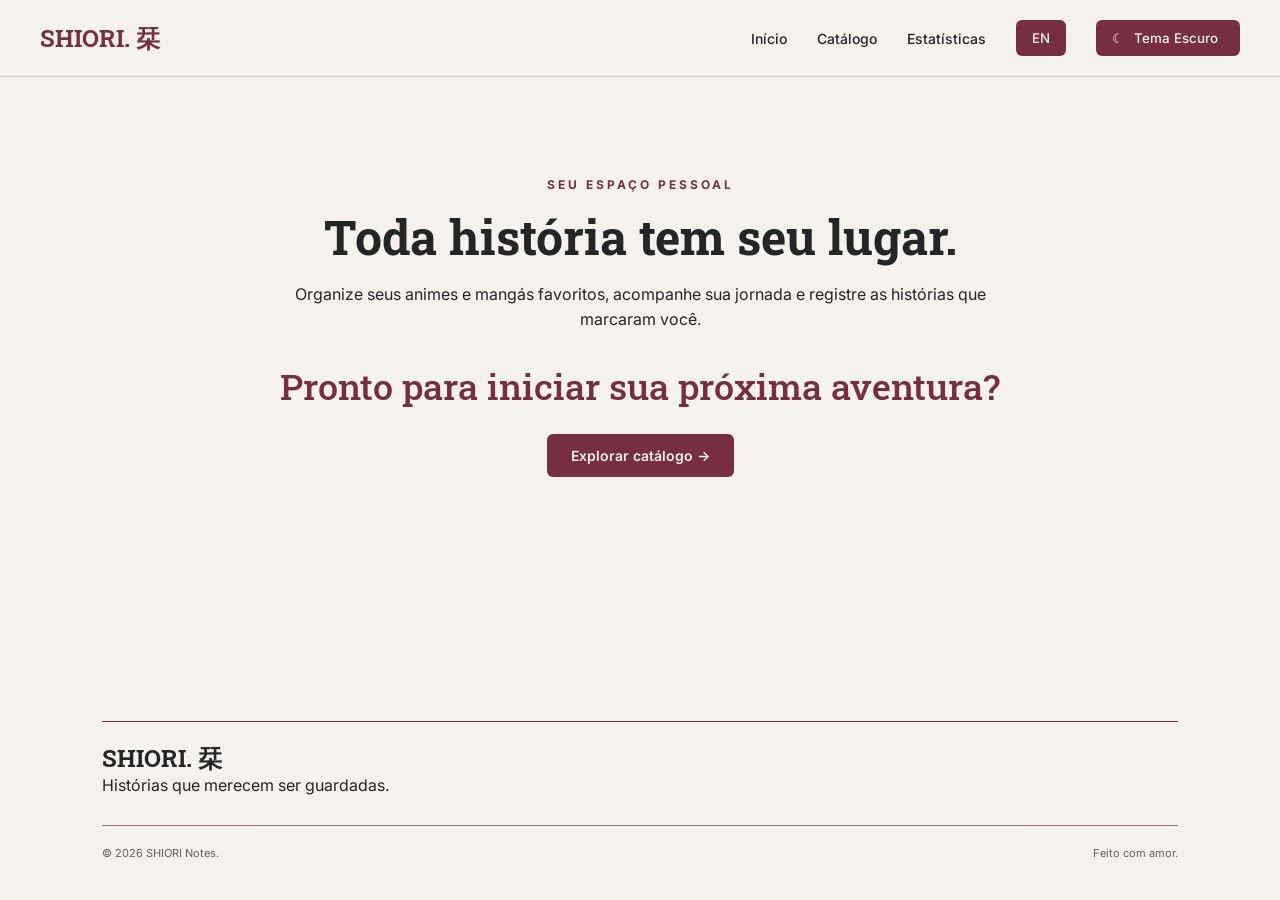
<file: index.html>
<!DOCTYPE html>
<html lang="pt-br">

    <head>
        <meta charset="UTF-8">
        <meta name="viewport" content="width=device-width, initial-scale=1.0">

        <title>SHIORI Notes — Anime & Manga Tracker</title>

        <link rel="preconnect" href="https://fonts.googleapis.com">
        <link rel="preconnect" href="https://fonts.gstatic.com" crossorigin>
        <link href="https://fonts.googleapis.com/css2?family=Inter:wght@400;500;600;700&family=Roboto+Slab:wght@400;500;600;700&display=swap" rel="stylesheet">

        <link rel="stylesheet" href="style.css">
    </head>
    <body>
        <header>
            <a href="index.html" class="logo">SHIORI. 栞</a>
<div class="header-actions">
    <nav>
        <ul>
            <li><a href="index.html">Início</a></li>
            <li><a href="catalogo.html">Catálogo</a></li>
            <li><a href="estatisticas.html">Estatísticas</a></li>
        </ul>
    </nav>
    <button id="language-toggle" aria-label="Change language">
        EN
    </button>
    <button id="theme-toggle">
        <span class="theme-icon">☾</span>
        <span class="theme-text">Alternar Tema</span>
    </button>
</div>
        </header>

        <main>
        <section class="hero">
    <p class="hero-eyebrow" data-i18n="fraseDestaque">
        SEU ESPAÇO PESSOAL
    </p>

    <h1 class="hero-title" data-i18n="tituloPrincipal">
        Toda história tem seu lugar.
    </h1>

    <p class="hero-description" data-i18n="descricaoPrincipal">
        Organize seus animes e mangás favoritos, acompanhe sua jornada e registre as histórias que marcaram você.
    </p>

    <p class="hero-cta-text" data-i18n="textoConvite">
        Pronto para iniciar sua próxima aventura?
    </p>

    <a href="catalogo.html" class="hero-button" data-i18n="botaoExplorar">
        Explorar catálogo →
    </a>
</section>
        </main>

        <footer>
            <div class="footer-top">
                <div class="footer-brand">
                    <h2>SHIORI. 栞</h2>
            <p data-i18n="fraseRodape">
    Histórias que merecem ser guardadas.
</p>
                </div>
            </div>

            <div class="footer-bottom">
                <p>© 2026 SHIORI Notes.</p>
                <span data-i18n="feitoComAmor">
    Feito com amor.
</span>
            </div>
        </footer>

        <script src="main.js"></script>

    </body>

</html>
</file>
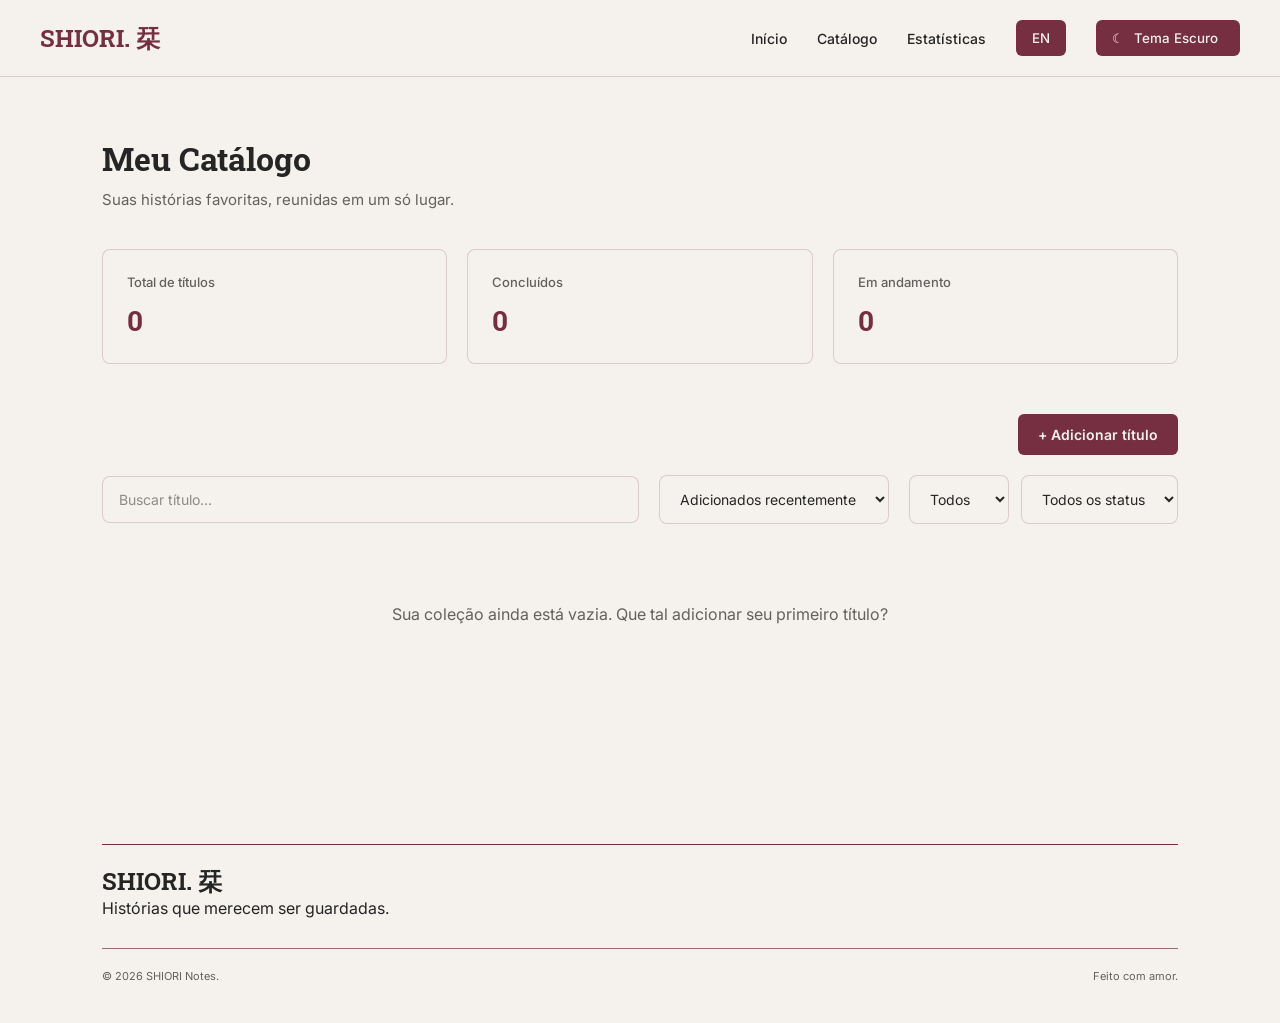
<file: catalogo.html>
<!DOCTYPE html>
<html lang="pt-br">
    <head>
        <meta charset="UTF-8">
        <meta name="viewport" content="width=device-width, initial-scale=1.0">
        <title data-i18n="tituloPaginaCatalogo">Meu Catálogo — SHIORI Notes</title>
        <link rel="preconnect" href="https://fonts.googleapis.com">
        <link rel="preconnect" href="https://fonts.gstatic.com" crossorigin>
        <link href="https://fonts.googleapis.com/css2?family=Inter:wght@400;500;600;700&family=Roboto+Slab:wght@400;500;600;700&display=swap" rel="stylesheet">

        <link rel="stylesheet" href="style.css">
    </head>
    <body>
        <header>
            <a href="index.html" class="logo">SHIORI. 栞</a>

            <div class="header-actions">
                <nav>
                    <ul>
                        <li><a href="index.html">Início</a></li>
                        <li><a href="catalogo.html">Catálogo</a></li>
                        <li><a href="estatisticas.html">Estatísticas</a></li>
                    </ul>
                </nav>

                <button id="language-toggle" aria-label="Change language">
                    EN
                </button>

                <button id="theme-toggle">
                    <span class="theme-icon">☾</span>
                    <span class="theme-text">Alternar Tema</span>
                </button>
            </div>
        </header>

        <main>
            <section class="catalogo">

                <div class="catalogo-header">
                    <h1 data-i18n="tituloCatalogo">Meu Catálogo</h1>
                    <p data-i18n="descricaoCatalogo">
                        Suas histórias favoritas, reunidas em um só lugar.
                    </p>
                </div>

                <div class="catalogo-stats">

                    <div class="stat-card">
                        <h3 data-i18n="totalTitulos">Total de títulos</h3>
                        <p id="total-titulos">0</p>
                    </div>

                    <div class="stat-card">
                        <h3 data-i18n="concluidos">Concluídos</h3>
                        <p id="total-concluidos">0</p>
                    </div>

                    <div class="stat-card">
                        <h3 data-i18n="emAndamento">Em andamento</h3>
                        <p id="total-andamento">0</p>
                    </div>

                </div>

                <div class="catalogo-acoes">
                    <button id="abrir-formulario" type="button" data-i18n="adicionarTitulo">
                        + Adicionar título
                    </button>
                </div>

                <div class="formulario-container" id="formulario-container">

                    <h2 id="titulo-formulario" data-i18n="adicionarTituloFormulario">
                        Adicionar título
                    </h2>

                    <form id="formulario-titulo">

                        <div class="campo-formulario">
                            <label for="nome-titulo" data-i18n="nomeTitulo">Nome do título</label>
                            <input
                                type="text"
                                id="nome-titulo"
                                placeholder="Ex: Fullmetal Alchemist: Brotherhood"
                                data-i18n-placeholder="exemploTitulo"
                                required
                            >
                        </div>

                        <div class="campo-formulario">
                            <label for="tipo-titulo" data-i18n="tipo">Tipo</label>
                            <select id="tipo-titulo" required>
                                <option value="" data-i18n="selecione">Selecione</option>
                                <option value="anime" data-i18n="anime">Anime</option>
                                <option value="manga" data-i18n="manga">Mangá</option>
                            </select>
                        </div>

                        <div class="campo-formulario">
                            <label for="status-titulo" data-i18n="status">Status</label>
                            <select id="status-titulo" required>
                                <option value="" data-i18n="selecione">Selecione</option>
                                <option value="assistindo" data-i18n="assistindo">Assistindo</option>
                                <option value="lendo" data-i18n="lendo">Lendo</option>
                                <option value="concluido" data-i18n="concluido">Concluído</option>
                                <option value="pausado" data-i18n="pausado">Pausado</option>
                            </select>
                        </div>

                        <div class="campo-formulario">
                            <label for="progresso-titulo" data-i18n="progresso">Progresso</label>
                            <input
                                type="number"
                                id="progresso-titulo"
                                min="0"
                                placeholder="Quantidade de episódios ou volumes"
                                data-i18n-placeholder="placeholderProgresso"
                            >
                        </div>

                        <div class="campo-formulario">
                            <label for="imagem-titulo" data-i18n="capa">Capa</label>
                            <input
                                type="file"
                                id="imagem-titulo"
                                accept="image/*"
                            >
                        </div>

                        <div class="botoes-formulario">

                            <button type="submit" data-i18n="adicionarAoCatalogo">
                                Adicionar ao catálogo
                            </button>

                            <button type="button" id="cancelar-edicao" data-i18n="cancelar">
                                Cancelar
                            </button>

                        </div>

                    </form>
                </div>

                <div class="catalogo-controles">

                    <div class="campo-busca">
                        <input
                            type="search"
                            id="busca-titulo"
                            placeholder="Buscar título..."
                            data-i18n-placeholder="buscarTitulo"
                        >
                    </div>

                    <div class="campo-ordenacao">
                        <select id="ordenar-titulos" aria-label="Ordenar títulos">
                            <option value="recentes" data-i18n="ordenacaoRecentes">Adicionados recentemente</option>
                            <option value="antigos" data-i18n="ordenacaoAntigos">Mais antigos primeiro</option>
                            <option value="az" data-i18n="ordenacaoAZ">Nome (A–Z)</option>
                            <option value="za" data-i18n="ordenacaoZA">Nome (Z–A)</option>
                        </select>
                    </div>

                    <div class="filtros">

                        <select id="filtro-tipo">
                            <option value="todos" data-i18n="todos">Todos</option>
                            <option value="anime" data-i18n="anime">Anime</option>
                            <option value="manga" data-i18n="manga">Mangá</option>
                        </select>

                        <select id="filtro-status">
                            <option value="todos" data-i18n="todosStatus">Todos os status</option>
                            <option value="assistindo" data-i18n="assistindo">Assistindo</option>
                            <option value="lendo" data-i18n="lendo">Lendo</option>
                            <option value="concluido" data-i18n="concluido">Concluído</option>
                            <option value="pausado" data-i18n="pausado">Pausado</option>
                        </select>

                    </div>

                    <button type="button" id="limpar-filtros" hidden data-i18n="limparFiltros">
                        Limpar filtros
                    </button>

                </div>

                <div class="catalogo-lista">
                </div>

            </section>
        </main>

        <footer>
            <div class="footer-top">
                <div class="footer-brand">
                    <h2>SHIORI. 栞</h2>
                    <p data-i18n="fraseRodape">
                        Histórias que merecem ser guardadas.
                    </p>
                </div>
            </div>

            <div class="footer-bottom">
                <p>© 2026 SHIORI Notes.</p>
                <span data-i18n="feitoComAmor">
                    Feito com amor.
                </span>
            </div>
        </footer>

        <script src="main.js"></script>

    </body>
</html>
</file>
<file: style.css>
/* ==========================================
1. VARIÁVEIS E CONFIGURAÇÕES GERAIS
========================================== */

:root {
    --cor-fundo: #F5F2ED;
    --cor-texto: #252525;
    --cor-destaque: #762F40;
    --cor-divisoria: rgba(118, 47, 64, 0.2);
}

.tema-escuro {
    --cor-fundo: #252525;
    --cor-texto: #F5F2ED;
    --cor-destaque: #C47A8B;
    --cor-divisoria: rgba(196, 122, 139, 0.25);
}

* {
    margin: 0;
    padding: 0;
    box-sizing: border-box;
}

body {
    min-height: 100vh;
    display: flex;
    flex-direction: column;

    background-color: var(--cor-fundo);
    color: var(--cor-texto);
    font-family: 'Inter', sans-serif;
}

h1, h2, h3, h4, h5, h6 {
    font-family: 'Roboto Slab', serif;
}

a {
    text-decoration: none;
    color: inherit;
}


/* ==========================================
2. CABEÇALHO
========================================== */

header {
    display: flex;
    justify-content: space-between;
    align-items: center;
    padding: 20px 40px;
    border-bottom: 1px solid var(--cor-divisoria);
}

.header-actions {
    display: flex;
    align-items: center;
    gap: 30px;
}

.logo {
    font-family: 'Roboto Slab', serif;
    font-size: 24px;
    font-weight: 700;
    color: var(--cor-destaque);
}

nav ul {
    display: flex;
    align-items: center;
    gap: 30px;
    list-style: none;
}

nav a {
    font-size: 14px;
    font-weight: 500;
    transition: color 0.3s ease;
    position: relative;
}

nav a:hover {
    color: var(--cor-destaque);
}

nav a::after {
    content: "";
    position: absolute;
    width: 0;
    height: 2px;
    bottom: -5px;
    left: 0;
    background-color: var(--cor-destaque);
    transition: width 0.3s ease;
}

nav a:hover::after {
    width: 100%;
}

#theme-toggle,
#language-toggle {
    background-color: var(--cor-destaque);
    color: #F5F2ED;
    border: none;
    padding: 10px 16px;
    border-radius: 6px;
    font-family: 'Inter', sans-serif;
    font-weight: 500;
    cursor: pointer;
    transition: background-color 0.3s ease;
}

#theme-toggle span {
    margin-right: 6px;
}

#theme-toggle:hover,
#language-toggle:hover {
    background-color: #5D2433;
}


/* ==========================================
3. CATÁLOGO
========================================== */

.catalogo {
    padding: 60px 8%;
}

.catalogo-header {
    margin-bottom: 40px;
}

.catalogo-header h1 {
    font-size: 32px;
    margin-bottom: 10px;
}

.catalogo-header p {
    color: var(--cor-texto);
    opacity: 0.7;
    font-size: 15px;
}


/* Estatísticas */

.catalogo-stats {
    display: grid;
    grid-template-columns: repeat(3, 1fr);
    gap: 20px;
    margin-bottom: 50px;
}

.stat-card {
    background-color: var(--cor-fundo);
    border: 1px solid var(--cor-divisoria);
    border-radius: 8px;
    padding: 24px;
}

.stat-card h3 {
    font-family: 'Inter', sans-serif;
    font-size: 13px;
    font-weight: 500;
    opacity: 0.7;
    margin-bottom: 12px;
}

.stat-card p {
    font-family: 'Roboto Slab', serif;
    font-size: 28px;
    font-weight: 700;
    color: var(--cor-destaque);
}


/* Botão adicionar */

.catalogo-acoes {
    display: flex;
    justify-content: flex-end;
    margin-bottom: 20px;
}

.catalogo-acoes button {
    background-color: var(--cor-destaque);
    color: var(--cor-fundo);
    border: none;
    border-radius: 6px;
    padding: 12px 20px;
    font-family: 'Inter', sans-serif;
    font-size: 14px;
    font-weight: 600;
    cursor: pointer;
    transition: opacity 0.3s ease;
}

.catalogo-acoes button:hover {
    opacity: 0.85;
}


/* Controles e filtros */

.catalogo-controles {
    display: flex;
    justify-content: space-between;
    align-items: center;
    gap: 20px;
    margin-bottom: 40px;
}

.campo-busca {
    width: 100%;
}


.campo-busca input {
    width: 100%;
    padding: 14px 16px;
    border: 1px solid var(--cor-divisoria);
    border-radius: 8px;
    background-color: var(--cor-fundo);
    color: var(--cor-texto);
    font-family: 'Inter', sans-serif;
    font-size: 14px;
    outline: none;
    transition: border-color 0.3s ease;
}

.campo-busca input:focus {
    border-color: var(--cor-destaque);
}

.campo-busca input::placeholder {
    color: var(--cor-texto);
    opacity: 0.5;
}

.filtros {
    display: flex;
    gap: 12px;
}

.filtros select,
.campo-ordenacao select {
    padding: 14px 16px;
    border: 1px solid var(--cor-divisoria);
    border-radius: 8px;
    background-color: var(--cor-fundo);
    color: var(--cor-texto);
    font-family: 'Inter', sans-serif;
    font-size: 14px;
    cursor: pointer;
    outline: none;
    transition: border-color 0.3s ease;
}

.filtros select:focus,
.campo-ordenacao select:focus {
    border-color: var(--cor-destaque);
}


#limpar-filtros {
    padding: 9px 16px;
    border: 1px solid var(--cor-destaque);
    border-radius: 6px;
    background: transparent;
    color: var(--cor-destaque);
    font-family: inherit;
    font-size: 0.85rem;
    cursor: pointer;
    transition: background 0.3s ease, color 0.3s ease;
}

#limpar-filtros:hover {
    background: var(--cor-destaque);
    color: var(--cor-fundo);
}



/* Cards */

.catalogo-lista {
    display: grid;
    grid-template-columns: repeat(3, minmax(0, 1fr));
    gap: 24px;
}

.anime-card {
    display: flex;
    align-items: flex-start;
    gap: 16px;
    padding: 16px;
    border: 1px solid var(--cor-divisoria);
    border-radius: 10px;
    background-color: var(--cor-fundo);
    min-width: 0;
}

.anime-card img {
    width: 100px;
    height: 145px;
    flex-shrink: 0;
    object-fit: cover;
    border-radius: 6px;
}

.anime-info {
    display: flex;
    flex-direction: column;
    align-items: flex-start;
    gap: 8px;
    min-width: 0;
    flex: 1;
}

.anime-tipo {
    color: var(--cor-destaque);
    font-size: 11px;
    font-weight: 700;
    text-transform: uppercase;
}

.anime-info h3 {
    font-size: 16px;
    overflow-wrap: anywhere;
}

.anime-status {
    font-size: 12px;
    font-weight: 600;
}

.anime-info p {
    font-size: 12px;
    opacity: 0.7;
}


/* Botões dos cards */

.botao-excluir,
.botao-editar {
    width: fit-content;
    align-self: flex-start;
    padding: 8px 12px;
    border-radius: 6px;
    font-family: 'Inter', sans-serif;
    font-size: 12px;
    cursor: pointer;
    margin-top: 4px;
}

.botao-excluir {
    border: none;
    background-color: var(--cor-destaque);
    color: white;
}

.botao-editar {
    border: 1px solid var(--cor-destaque);
    background-color: transparent;
    color: var(--cor-destaque);
}


/* ==========================================
4. FORMULÁRIO
========================================== */

.formulario-container {
    display: none;
    background-color: var(--cor-fundo);
    border: 1px solid var(--cor-divisoria);
    border-radius: 10px;
    padding: 30px;
    margin-bottom: 40px;
}

#formulario-titulo {
    display: grid;
    grid-template-columns: 1fr 1fr;
    gap: 20px;
}

.campo-formulario {
    display: flex;
    flex-direction: column;
    gap: 8px;
}

.campo-formulario label {
    font-size: 13px;
    font-weight: 600;
}

.campo-formulario input,
.campo-formulario select {
    width: 100%;
    padding: 12px;
    border: 1px solid var(--cor-divisoria);
    border-radius: 6px;
    background-color: var(--cor-fundo);
    color: var(--cor-texto);
    font-family: 'Inter', sans-serif;
    font-size: 13px;
}

#formulario-titulo button {
    background-color: var(--cor-destaque);
    color: var(--cor-fundo);
    border: none;
    border-radius: 6px;
    padding: 13px;
    font-family: 'Inter', sans-serif;
    font-size: 14px;
    font-weight: 600;
    cursor: pointer;
    transition: opacity 0.3s ease;
}

#formulario-titulo button:hover {
    opacity: 0.85;
}


/* ==========================================
5. HERO
========================================== */

.hero {
    text-align: center;
    padding: 100px 20px;
}

.hero-eyebrow {
    color: var(--cor-destaque);
    font-size: 12px;
    font-weight: 700;
    letter-spacing: 3px;
}

.hero-title {
    font-size: clamp(30px, 7vw, 48px);
    margin: 16px 0;
    line-height: 1.2;
}

.hero-description {
    max-width: 720px;
    margin: 0 auto 30px;
    line-height: 1.6;
    color: var(--cor-texto);
}

.hero-cta-text {
    margin-bottom: 24px;
    font-family: 'Roboto Slab', serif;
    font-size: clamp(26px, 5vw, 36px);
    font-weight: 500;
    line-height: 1.3;
    color: var(--cor-destaque);
}

.hero-button {
    display: inline-block;
    background-color: var(--cor-destaque);
    color: #F5F2ED;
    padding: 13px 24px;
    border-radius: 6px;
    font-size: 14px;
    font-weight: 600;
    transition: transform 0.3s ease,
                background-color 0.3s ease;
}

.hero-button:hover {
    transform: translateY(-3px);
}


/* ==========================================
6. RODAPÉ
========================================== */

footer {
    background-color: var(--cor-fundo);
    color: var(--cor-texto);
    padding: 40px 8%;
    margin-top: 80px;
}

.footer-top {
    border-top: 1px solid var(--cor-destaque);
    padding-top: 20px;
}

.footer-bottom {
    display: flex;
    justify-content: space-between;
    border-top: 1px solid var(--cor-destaque);
    padding-top: 20px;
    margin-top: 30px;
    font-size: 11px;
    opacity: 0.7;
}


/* ==========================================
7. TABLETS
========================================== */

@media (max-width: 1000px) {

    .catalogo-lista {
        grid-template-columns: repeat(2, minmax(0, 1fr));
        gap: 16px;
    }

    .anime-card {
        padding: 12px;
        gap: 12px;
    }

    .anime-card img {
        width: 85px;
        height: 125px;
    }

}


/* ==========================================
8. DISPOSITIVOS MÓVEIS
========================================== */

@media (max-width: 600px) {

    /* Hero */

    .hero {
        padding: 80px 20px;
    }

    .hero-description {
        font-size: 15px;
    }


    /* Cabeçalho */

    header {
    display: grid;
    grid-template-columns: 1fr auto auto;
    grid-template-areas:
        "logo language theme"
        "nav nav nav";
    align-items: center;
    gap: 20px 8px;
    padding: 20px;
}

    .logo {
        grid-area: logo;
        width: auto;
        text-align: left;
    }

    .header-actions {
        display: contents;
    }

    nav {
        grid-area: nav;
        width: 100%;
    }

    nav ul {
        justify-content: center;
        flex-wrap: wrap;
        gap: 15px;
        padding: 0;
    }

    .theme-text {
        display: none;
    }

    #theme-toggle {
        grid-area: theme;
        width: 32px;
        height: 32px;
        padding: 6px;
        font-size: 16px;
        display: flex;
        align-items: center;
        justify-content: center;
    }

    #theme-toggle .theme-icon {
    margin-right: 0;
}

    #language-toggle {
    grid-area: language;
    width: 36px;
    height: 32px;
    padding: 6px;
    font-size: 13px;
    display: flex;
    align-items: center;
    justify-content: center;
}

    /* Catálogo */

    .catalogo {
        padding: 35px 16px;
    }

    .catalogo-header {
        margin-bottom: 28px;
    }

    .catalogo-header h1 {
        font-size: 26px;
    }

    .catalogo-stats {
        grid-template-columns: repeat(3, minmax(0, 1fr));
        gap: 8px;
        margin-bottom: 32px;
    }

    .stat-card {
        padding: 12px 8px;
    }

    .stat-card h3 {
        font-size: 10px;
        margin-bottom: 8px;
    }

    .stat-card p {
        font-size: 22px;
    }


    /* Controles */

.catalogo-controles {
        flex-direction: column;
        align-items: stretch;
        gap: 12px;
        margin-bottom: 25px;
    }

.filtros {
        display: grid;
        grid-template-columns: 1fr 1fr;
        gap: 8px;
    }

.filtros select,
.campo-ordenacao select {
    width: 100%;
    min-width: 0;
    padding: 12px 8px;
    font-size: 12px;
}


    /* Cards */

    .catalogo-lista {
        grid-template-columns: 1fr;
        gap: 12px;
    }

    .anime-card {
        gap: 12px;
        padding: 12px;
    }

    .anime-card img {
        width: 72px;
        height: 105px;
    }

    .anime-info {
        gap: 5px;
    }

    .anime-info h3 {
        font-size: 15px;
    }

    .anime-tipo {
        font-size: 10px;
    }

    .anime-status,
    .anime-info p {
        font-size: 11px;
    }

    .botao-excluir,
    .botao-editar {
        padding: 6px 9px;
        font-size: 11px;
        margin-top: 3px;
    }


    /* Formulário */

    .formulario-container {
        padding: 16px;
        margin-bottom: 28px;
    }

    #formulario-titulo {
        grid-template-columns: 1fr;
        gap: 14px;
    }


    /* Rodapé */

    footer {
        padding: 30px 20px;
        margin-top: 50px;
    }

    .footer-bottom {
        gap: 12px;
        flex-wrap: wrap;
    }

}


/* Animação de entrada das páginas */

@keyframes surgirDeBaixo {
    from {
        opacity: 0;
        transform: translateY(20px);
    }

    to {
        opacity: 1;
        transform: translateY(0);
    }
}

main {
    flex: 1;
    animation: surgirDeBaixo 0.7s ease-out both;
}

/* Respeita usuários que preferem movimento reduzido */

@media (prefers-reduced-motion: reduce) {
    main,
    .estatisticas-header,
    .indicador-card,
    .grafico-card,
    .hero-eyebrow,
    .hero-title,
    .hero-description,
    .hero-cta-text,
    .hero-button,
    .catalogo-header,
    .catalogo-stats,
    .catalogo-acoes,
    .catalogo-controles,
    .anime-card {
        animation: none;
        opacity: 1;
        transform: none;
    }
}


/* Entrada em sequência dos elementos do catálogo */

.catalogo-header,
.catalogo-stats,
.catalogo-acoes,
.catalogo-controles {
    opacity: 0;
    animation: surgirDeBaixo 0.6s ease-out forwards;
}

.catalogo-header {
    animation-delay: 0.1s;
}

.catalogo-stats {
    animation-delay: 0.2s;
}

.catalogo-acoes {
    animation-delay: 0.3s;
}

.catalogo-controles {
    animation-delay: 0.4s;
}

/* Cards surgindo individualmente */

.anime-card {
    opacity: 0;
    animation: surgirDeBaixo 0.6s ease-out forwards;
}

.anime-card:nth-child(1) {
    animation-delay: 0.5s;
}

.anime-card:nth-child(2) {
    animation-delay: 0.6s;
}

.anime-card:nth-child(3) {
    animation-delay: 0.7s;
}

.anime-card:nth-child(4) {
    animation-delay: 0.8s;
}


/* Animação em sequência da página inicial */

.hero-eyebrow,
.hero-title,
.hero-description,
.hero-cta-text,
.hero-button {
    opacity: 0;
    animation: surgirDeBaixo 0.6s ease-out both;
}

.hero-eyebrow {
    animation-delay: 0.1s;
}

.hero-title {
    animation-delay: 0.25s;
}

.hero-description {
    animation-delay: 0.4s;
}

.hero-cta-text {
    animation-delay: 0.55s;
}

.hero-button {
    animation-delay: 0.7s;
}


/* PÁGINA DE ESTATÍSTICAS */

.estatisticas {
    max-width: 1200px;
    margin: 0 auto;
    padding: 50px 30px;
}

.estatisticas-header {
    margin-bottom: 35px;
}

.estatisticas-eyebrow {
    color: var(--cor-destaque);
    font-size: 12px;
    font-weight: 600;
    letter-spacing: 2px;
    margin-bottom: 10px;
}

.estatisticas-header h1 {
    font-family: 'Roboto Slab', serif;
    font-size: 32px;
    margin-bottom: 10px;
}

.estatisticas-header p {
    color: var(--cor-texto);
    opacity: 0.7;
    font-size: 14px;
}

/* INDICADORES */

.indicadores {
    display: grid;
    grid-template-columns: repeat(4, 1fr);
    gap: 20px;
    margin-bottom: 35px;
}

.indicador-card {
    background-color: var(--cor-fundo);
    border: 1px solid var(--cor-divisoria);
    border-radius: 10px;
    padding: 22px;
    transition: transform 0.2s ease;
}

.indicador-card:hover {
    transform: translateY(-4px);
}

.indicador-card p {
    font-size: 13px;
    opacity: 0.7;
    margin-bottom: 12px;
}

.indicador-card h2 {
    color: var(--cor-destaque);
    font-family: 'Roboto Slab', serif;
    font-size: 30px;
}

/* ÁREA DOS GRÁFICOS */

.graficos {
    display: grid;
    grid-template-columns: repeat(2, 1fr);
    gap: 20px;
}

.grafico-card {
    background-color: var(--cor-fundo);
    border: 1px solid var(--cor-divisoria);
    border-radius: 10px;
    padding: 24px;
}

.grafico-card h2 {
    font-family: 'Roboto Slab', serif;
    font-size: 18px;
    margin-bottom: 8px;
}

.grafico-card p {
    font-size: 13px;
    opacity: 0.7;
    margin-bottom: 20px;
}

.grafico-card canvas {
    max-width: 100%;
    max-height: 280px;
}

/* RESPONSIVIDADE */

@media (max-width: 900px) {
    .indicadores {
        grid-template-columns: repeat(2, 1fr);
    }

    .graficos {
        grid-template-columns: 1fr;
    }
}

@media (max-width: 600px) {
    .estatisticas {
        padding: 35px 16px;
    }

    .estatisticas-header h1 {
        font-size: 25px;
    }

    .indicadores {
        gap: 10px;
    }

    .indicador-card {
        padding: 16px;
    }

    .indicador-card h2 {
        font-size: 25px;
    }

    .grafico-card {
        padding: 18px;
    }
}


/* Animação em sequência das estatísticas */

.estatisticas-header,
.indicador-card,
.grafico-card {
    opacity: 0;
    animation: surgirDeBaixo 0.6s ease-out both;
}

.estatisticas-header {
    animation-delay: 0.1s;
}

.indicador-card:nth-child(1) {
    animation-delay: 0.2s;
}

.indicador-card:nth-child(2) {
    animation-delay: 0.3s;
}

.indicador-card:nth-child(3) {
    animation-delay: 0.4s;
}

.indicador-card:nth-child(4) {
    animation-delay: 0.5s;
}

.grafico-card:nth-child(1) {
    animation-delay: 0.6s;
}

.grafico-card:nth-child(2) {
    animation-delay: 0.7s;
}

.mensagem-vazia {
    text-align: center;
    color: var(--cor-texto);
    opacity: 0.7;
    padding: 40px 20px;
    font-size: 1rem;
    grid-column: 1 / -1;
    width: 100%;
    box-sizing: border-box;
    animation: aparecerMensagem 0.5s ease;
}

@keyframes aparecerMensagem {
    from {
        opacity: 0;
        transform: translateY(12px);
    }

    to {
        opacity: 1;
        transform: translateY(0);
    }
}
</file>
